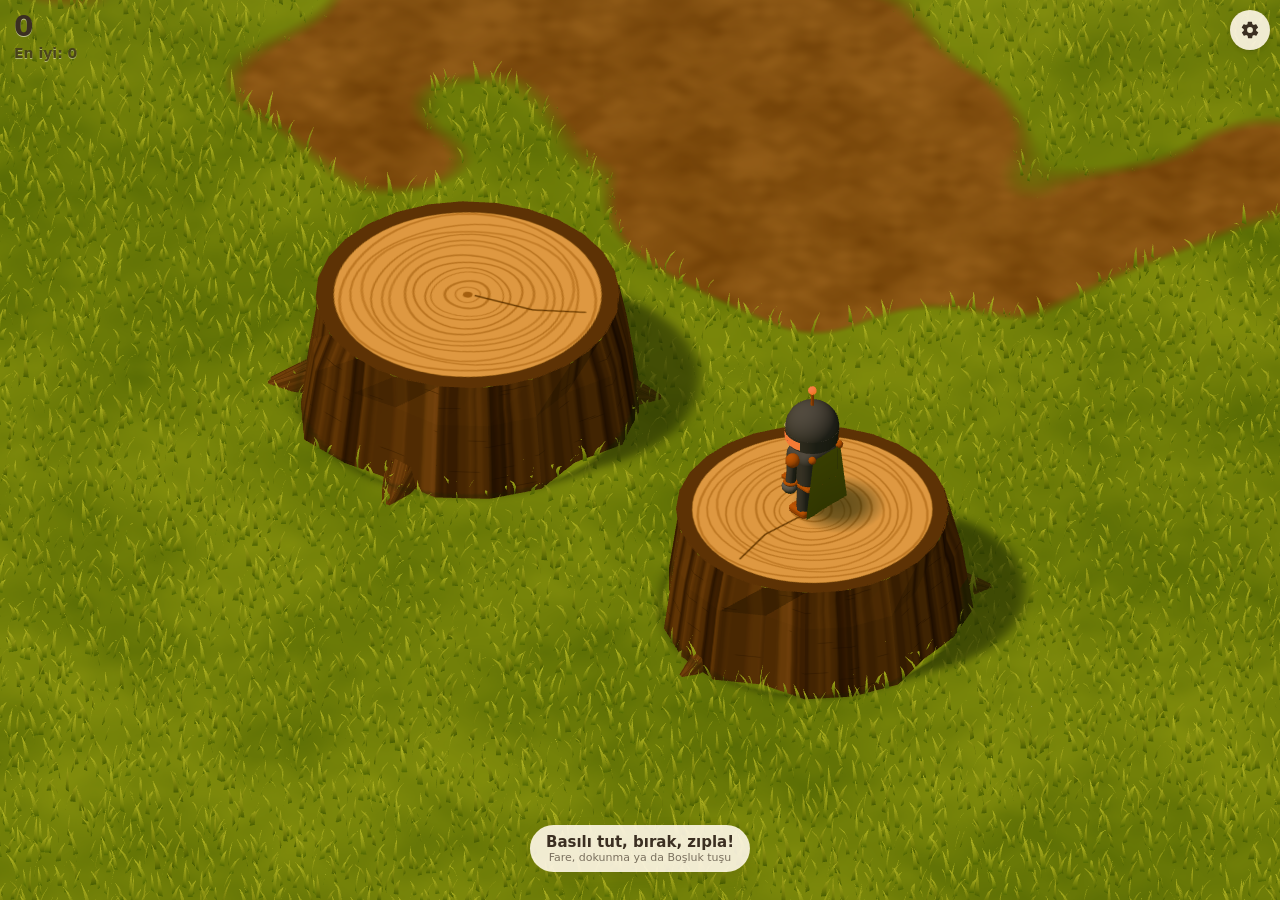
<file: index.html>
<!doctype html>
<html lang="tr">
<head>
  <meta charset="utf-8">
  <meta name="viewport" content="width=device-width, initial-scale=1, maximum-scale=1, user-scalable=no, viewport-fit=cover">
  <meta name="theme-color" content="#efe3c6">
  <meta name="description" content="Kıvılcım: bahçede platformdan platforma zıplayan küçük robot.">
  <title>Kıvılcım — Bahçe Zıplaması</title>

  <!-- PWA: ana ekrana eklenebilir, çevrimdışı çalışır -->
  <link rel="manifest" href="./manifest.json">
  <link rel="icon" href="./icons/icon.svg" type="image/svg+xml">
  <link rel="apple-touch-icon" href="./icons/apple-touch-icon.png">
  <meta name="apple-mobile-web-app-capable" content="yes">
  <meta name="mobile-web-app-capable" content="yes">
  <meta name="apple-mobile-web-app-status-bar-style" content="default">
  <meta name="apple-mobile-web-app-title" content="Kıvılcım">

  <link rel="stylesheet" href="./style.css">

  <!-- Three.js sabit sürüm (0.170.0), depodan: kodda "three" ve "three/addons/..." bu adreslere çözülür -->
  <script type="importmap">
  {
    "imports": {
      "three": "./vendor/three/three.module.min.js",
      "three/addons/": "./vendor/three/addons/"
    }
  }
  </script>

  <!-- Tüm modülleri baştan paralel indir: tarayıcı import zincirini tek tek keşfetmeyi beklemesin -->
  <link rel="modulepreload" href="./vendor/three/three.module.min.js">
  <link rel="modulepreload" href="./vendor/three/addons/utils/BufferGeometryUtils.js">
  <link rel="modulepreload" href="./vendor/three/addons/geometries/RoundedBoxGeometry.js">
  <link rel="modulepreload" href="./src/main.js">
  <link rel="modulepreload" href="./src/config.js">
  <link rel="modulepreload" href="./src/world.js">
  <link rel="modulepreload" href="./src/game.js">
  <link rel="modulepreload" href="./src/robot.js">
  <link rel="modulepreload" href="./src/cape.js">
  <link rel="modulepreload" href="./src/platforms.js">
  <link rel="modulepreload" href="./src/input.js">
  <link rel="modulepreload" href="./src/hud.js">
  <link rel="modulepreload" href="./src/quality.js">
  <link rel="modulepreload" href="./src/settings.js">
  <link rel="modulepreload" href="./src/perf.js">
  <link rel="modulepreload" href="./src/shadows.js">
</head>
<body>
  <canvas id="game" aria-label="Oyun alanı"></canvas>

  <div id="hud">
    <div id="score">0</div>
    <div id="best">En iyi: 0</div>
  </div>

  <div id="hint">
    Basılı tut, bırak, zıpla!
    <small>Fare, dokunma ya da Boşluk tuşu</small>
  </div>

  <div id="popups"></div>

  <div id="gameover">
    <div class="go-card">
      <div class="go-title">Oyun bitti</div>
      <div id="go-score" class="go-score">0</div>
      <div id="go-best" class="go-best">En iyi: 0</div>
      <div id="go-new" class="go-new" hidden>Yeni rekor!</div>
      <div class="go-hint">Tekrar oynamak için dokun</div>
    </div>
  </div>

  <!-- Yükleme ekranı: modüller inerken ve shader'lar derlenirken görünür; main.js kaldırır -->
  <div id="loader" role="status" aria-live="polite">
    <div class="ld-spark"></div>
    <div class="ld-text">Kıvılcım ısınıyor…</div>
  </div>

  <div id="error" hidden>
    Bu tarayıcıda WebGL çalışmıyor. Güncel bir tarayıcıyla tekrar dene.
  </div>

  <!-- Açılış ölçümü: HTML'in ilk boyandığı an (tarayıcı Paint Timing vermiyorsa bu kullanılır) -->
  <script>
    requestAnimationFrame(function () {
      setTimeout(function () { try { performance.mark('kv-ilk-boyama'); } catch (e) {} }, 0);
    });
  </script>
  <script type="module" src="./src/main.js"></script>
</body>
</html>
</file>
<file: style.css>
/* =============================================================
   style.css — Tam ekran oyun alanı ve sade arayüz
   ============================================================= */
:root {
  --ink: #3b2f22;
  --paper: rgba(255, 248, 232, 0.9);
  --accent: #c4672b;
}

* {
  box-sizing: border-box;
}

/* Uzun basmada kaydırma, yakınlaştırma, metin seçimi ve menü çıkmasın */
html,
body {
  margin: 0;
  width: 100%;
  height: 100%;
  overflow: hidden;
  background: #efe3c6;
  overscroll-behavior: none;
  touch-action: none;
  -webkit-user-select: none;
  user-select: none;
  -webkit-touch-callout: none;
  -webkit-tap-highlight-color: transparent;
  font-family: system-ui, -apple-system, "Segoe UI", Roboto, "Helvetica Neue", Arial, sans-serif;
}

#game {
  position: fixed;
  inset: 0;
  width: 100%;
  height: 100%;
  display: block;
  touch-action: none;
  outline: none;
}

/* ---------- Puan (sol üst, çentikli ekranlar için güvenli alan) ---------- */
#hud {
  position: fixed;
  top: calc(env(safe-area-inset-top, 0px) + 12px);
  left: calc(env(safe-area-inset-left, 0px) + 14px);
  color: var(--ink);
  pointer-events: none;
  text-shadow: 0 1px 0 rgba(255, 255, 255, 0.55);
}

#score {
  font-size: clamp(18px, 3.5vw, 28px);
  font-weight: 700;
  line-height: 1.1;
  font-variant-numeric: tabular-nums;
  transform-origin: left center;
}

#score.bump {
  animation: bump 0.25s ease-out;
}

#best {
  margin-top: 2px;
  font-size: clamp(11px, 1.9vw, 14px);
  font-weight: 600;
  opacity: 0.72;
}

/* ---------- İpucu (alt orta) ---------- */
#hint {
  position: fixed;
  left: 50%;
  bottom: calc(env(safe-area-inset-bottom, 0px) + 28px);
  transform: translateX(-50%);
  padding: 8px 16px;
  border-radius: 999px;
  background: var(--paper);
  color: var(--ink);
  font-size: 15px;
  font-weight: 600;
  text-align: center;
  white-space: nowrap;
  pointer-events: none;
  box-shadow: 0 4px 14px rgba(60, 40, 20, 0.12);
  transition: opacity 0.6s;
}

#hint small {
  display: block;
  font-size: 11px;
  font-weight: 500;
  opacity: 0.65;
}

#hint.gone {
  opacity: 0;
}

/* ---------- "+N" balonları ---------- */
#popups {
  position: fixed;
  inset: 0;
  overflow: hidden;
  pointer-events: none;
}

.popup {
  position: absolute;
  transform: translate(-50%, -50%);
  font-size: clamp(16px, 3vw, 22px);
  font-weight: 800;
  color: var(--ink);
  text-shadow: 0 1px 0 rgba(255, 255, 255, 0.6);
  animation: rise 0.9s ease-out forwards;
}

.popup.strong {
  color: var(--accent);
  font-size: clamp(20px, 4vw, 30px);
}

/* ---------- Oyun bitti ---------- */
#gameover {
  position: fixed;
  inset: 0;
  display: grid;
  place-items: center;
  padding: 16px;
  background: rgba(60, 45, 25, 0.18);
  opacity: 0;
  pointer-events: none;   /* dokunuşlar alttaki tuvale gitsin */
  transition: opacity 0.35s;
}

#gameover.visible {
  opacity: 1;
}

.go-card {
  min-width: min(280px, 100%);
  padding: 22px 34px 20px;
  border-radius: 18px;
  background: var(--paper);
  color: var(--ink);
  text-align: center;
  box-shadow: 0 10px 30px rgba(60, 40, 20, 0.18);
  transform: translateY(8px) scale(0.97);
  transition: transform 0.35s;
}

#gameover.visible .go-card {
  transform: none;
}

.go-title {
  font-size: 14px;
  font-weight: 700;
  letter-spacing: 0.08em;
  text-transform: uppercase;
  opacity: 0.65;
}

.go-score {
  margin: 4px 0 2px;
  font-size: clamp(44px, 12vw, 72px);
  font-weight: 800;
  line-height: 1;
  font-variant-numeric: tabular-nums;
}

.go-best {
  font-size: 15px;
  opacity: 0.75;
}

.go-new {
  margin-top: 4px;
  color: var(--accent);
  font-weight: 700;
}

.go-hint {
  margin-top: 14px;
  font-size: 14px;
  font-weight: 600;
  animation: pulse 1.6s ease-in-out infinite;
}

/* ---------- Hata ve FPS ---------- */
#error {
  position: fixed;
  inset: 0;
  display: grid;
  place-items: center;
  padding: 24px;
  color: var(--ink);
  text-align: center;
}

#error[hidden] {
  display: none;
}

/* ---------- Kalite menüsü (sağ üst dişli) ---------- */
#settings-btn {
  position: fixed;
  z-index: 5;
  top: calc(env(safe-area-inset-top, 0px) + 10px);
  right: calc(env(safe-area-inset-right, 0px) + 10px);
  width: 40px;
  height: 40px;
  display: grid;
  place-items: center;
  padding: 0;
  border: 0;
  border-radius: 50%;
  background: var(--paper);
  color: var(--ink);
  box-shadow: 0 1px 4px rgba(59, 47, 34, 0.18);
  cursor: pointer;
  touch-action: manipulation;
}

#settings-btn[aria-expanded="true"] {
  color: var(--accent);
}

#settings-btn:focus-visible,
.sm-item:focus-visible {
  outline: 2px solid var(--accent);
  outline-offset: 2px;
}

#settings-backdrop {
  position: fixed;
  inset: 0;
  z-index: 4;
}

#settings-menu {
  position: fixed;
  z-index: 5;
  top: calc(env(safe-area-inset-top, 0px) + 58px);
  right: calc(env(safe-area-inset-right, 0px) + 10px);
  width: min(260px, calc(100vw - 20px));
  padding: 8px;
  border-radius: 14px;
  background: rgba(255, 248, 232, 0.97);
  color: var(--ink);
  box-shadow: 0 6px 24px rgba(59, 47, 34, 0.22);
}

#settings-backdrop[hidden],
#settings-menu[hidden] {
  display: none;
}

.sm-title {
  padding: 4px 8px 8px;
  font-size: 12px;
  font-weight: 700;
  letter-spacing: 0.02em;
  opacity: 0.65;
}

.sm-item {
  display: flex;
  align-items: center;
  gap: 10px;
  width: 100%;
  padding: 9px 8px;
  border: 0;
  border-radius: 10px;
  background: transparent;
  color: inherit;
  font: inherit;
  font-size: 15px;
  font-weight: 600;
  text-align: left;
  cursor: pointer;
  touch-action: manipulation;
}

.sm-item:disabled {
  opacity: 0.5;
  cursor: default;
}

.sm-item.on {
  background: rgba(196, 103, 43, 0.12);
}

.sm-item small {
  display: block;
  margin-top: 1px;
  font-size: 12px;
  font-weight: 500;
  opacity: 0.7;
}

.sm-dot {
  flex: none;
  width: 16px;
  height: 16px;
  border: 2px solid currentColor;
  border-radius: 50%;
  opacity: 0.55;
}

.sm-item.on .sm-dot {
  border-color: var(--accent);
  background: radial-gradient(circle, var(--accent) 0 45%, transparent 50%);
  opacity: 1;
}

.sm-seg {
  display: grid;
  grid-template-columns: 1fr 1fr;
  gap: 4px;
  padding: 0 4px;
}

#settings-menu [role="radiogroup"] + [role="radiogroup"] {
  margin-top: 6px;
  padding-top: 6px;
  border-top: 1px solid rgba(59, 47, 34, 0.12);
}

.sm-seg-item {
  padding: 8px 0;
  border: 2px solid rgba(59, 47, 34, 0.18);
  border-radius: 10px;
  background: transparent;
  color: inherit;
  font: inherit;
  font-size: 14px;
  font-weight: 700;
  cursor: pointer;
  touch-action: manipulation;
}

.sm-seg-item.on {
  border-color: var(--accent);
  background: rgba(196, 103, 43, 0.12);
}

.sm-seg-item:disabled {
  opacity: 0.5;
  cursor: default;
}

.sm-seg-item:focus-visible {
  outline: 2px solid var(--accent);
  outline-offset: 2px;
}

.sm-hint {
  padding: 6px 8px 2px;
  font-size: 12px;
  opacity: 0.65;
}

/* "Ayarlanıyor" perdesi: çim/gölge menüden değişirken */
#tuning {
  position: fixed;
  inset: 0;
  z-index: 6;
  display: flex;
  flex-direction: column;
  align-items: center;
  justify-content: center;
  gap: 18px;
  background: rgba(239, 227, 198, 0.96);
  color: var(--ink);
  opacity: 0;
  visibility: hidden;
  transition: opacity 0.15s ease-out, visibility 0s linear 0.15s;
}

#tuning.on {
  opacity: 1;
  visibility: visible;
  transition: opacity 0.15s ease-out;
}

#fps {
  position: fixed;
  top: calc(env(safe-area-inset-top, 0px) + 58px);
  right: calc(env(safe-area-inset-right, 0px) + 14px);
  padding: 2px 8px;
  border-radius: 6px;
  background: rgba(0, 0, 0, 0.45);
  color: #fff;
  font: 600 12px/1.4 ui-monospace, Consolas, monospace;
  white-space: pre;
  text-align: right;
  pointer-events: none;
}

/* ---------- Yükleme ekranı ---------- */
#loader {
  position: fixed;
  inset: 0;
  z-index: 10;
  display: flex;
  flex-direction: column;
  align-items: center;
  justify-content: center;
  gap: 18px;
  background: #efe3c6;
  color: var(--ink);
  transition: opacity 0.35s ease-out;
}

#loader.done {
  opacity: 0;
  pointer-events: none;
}

#loader[hidden] {
  display: none;
}

.ld-spark {
  width: 44px;
  height: 44px;
  border-radius: 50%;
  background: radial-gradient(circle, #ffe27a 0 28%, #ff8a2a 52%, rgba(255, 138, 42, 0) 72%);
  animation: ld-glow 0.9s ease-in-out infinite alternate;
}

.ld-text {
  font-size: 15px;
  font-weight: 600;
  opacity: 0.8;
}

@keyframes ld-glow {
  from { transform: scale(0.75); opacity: 0.6; }
  to { transform: scale(1.1); opacity: 1; }
}

@media (prefers-reduced-motion: reduce) {
  .ld-spark { animation: none; }
}

/* ---------- Animasyonlar ---------- */
@keyframes bump {
  0% { transform: scale(1); }
  40% { transform: scale(1.18); }
  100% { transform: scale(1); }
}

@keyframes rise {
  0% { opacity: 0; transform: translate(-50%, -30%); }
  15% { opacity: 1; }
  100% { opacity: 0; transform: translate(-50%, -170%); }
}

@keyframes pulse {
  0%, 100% { opacity: 1; }
  50% { opacity: 0.45; }
}
</file>
